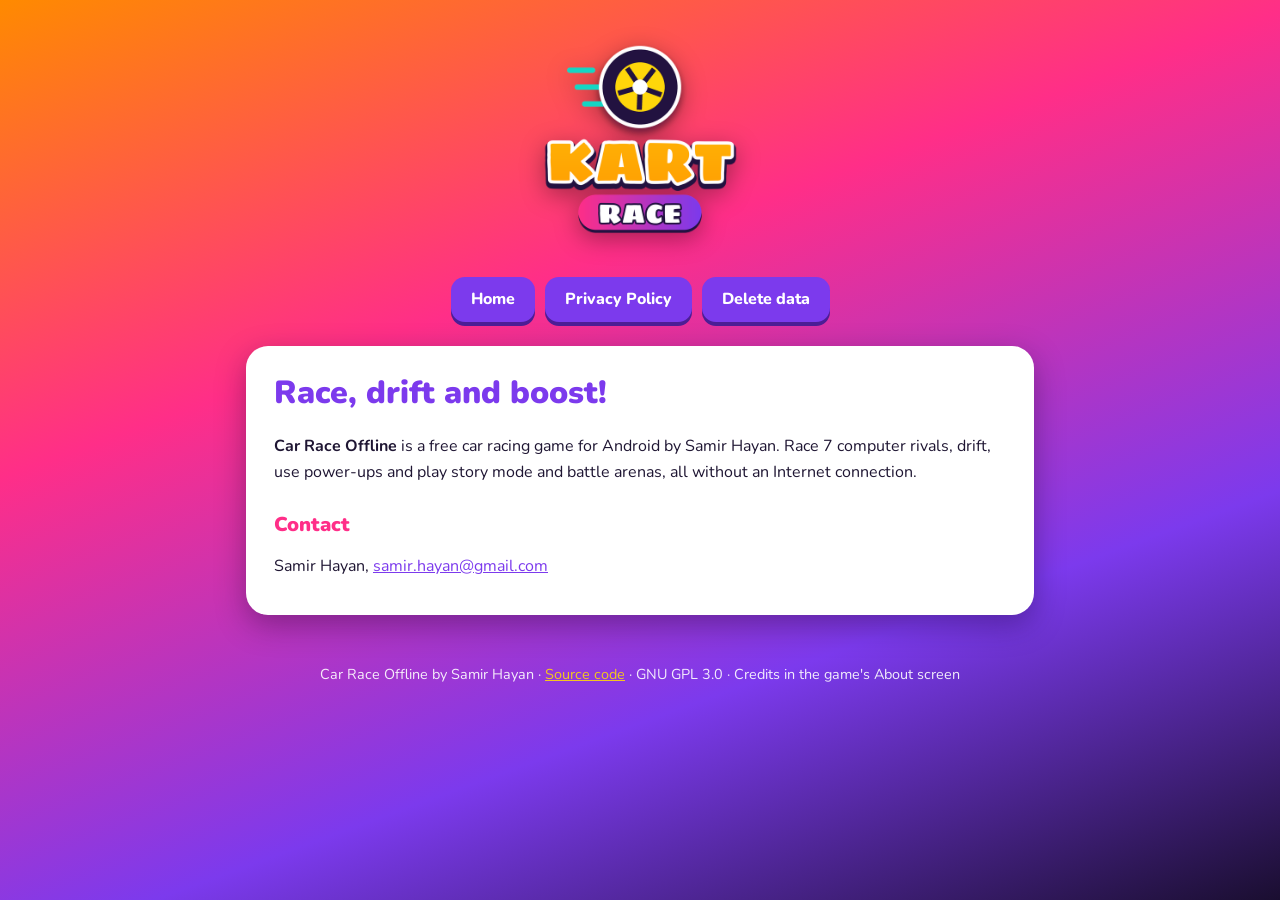
<file: docs/index.html>
<!DOCTYPE html>
<html lang="en">
<head>
  <meta charset="utf-8">
  <meta name="viewport" content="width=device-width, initial-scale=1">
  <title>Car Race Offline by Samir Hayan</title>
  <meta name="description" content="Car Race Offline: a free, colorful offline car racing game for Android by Samir Hayan.">
  <link rel="icon" href="icon.png">
  <link rel="stylesheet" href="https://fonts.googleapis.com/css2?family=Nunito:wght@400;800;900&display=swap">
  <link rel="stylesheet" href="style.css">
</head>
<body>
<header>
  <img class="logo" src="logo.png" alt="Car Race Offline">
</header>
<nav>
  <a href="index.html">Home</a>
  <a href="privacy.html">Privacy Policy</a>
  <a href="delete-account.html">Delete data</a>
</nav>
<main>
<div class="card">
  <h1>Race, drift and boost!</h1>
  <p><strong>Car Race Offline</strong> is a free car racing game for Android
  by Samir Hayan. Race 7 computer rivals, drift, use power-ups and play story
  mode and battle arenas, all without an Internet connection.</p>

  <h2>Contact</h2>
  <p>Samir Hayan, <a href="mailto:samir.hayan@gmail.com">samir.hayan@gmail.com</a></p>
</div>
</main>
<footer>
  Car Race Offline by Samir Hayan ·
  <a href="https://github.com/SamirAhmedSaad/kart">Source code</a> ·
  GNU GPL 3.0 · Credits in the game's About screen
</footer>
</body>
</html>
</file>
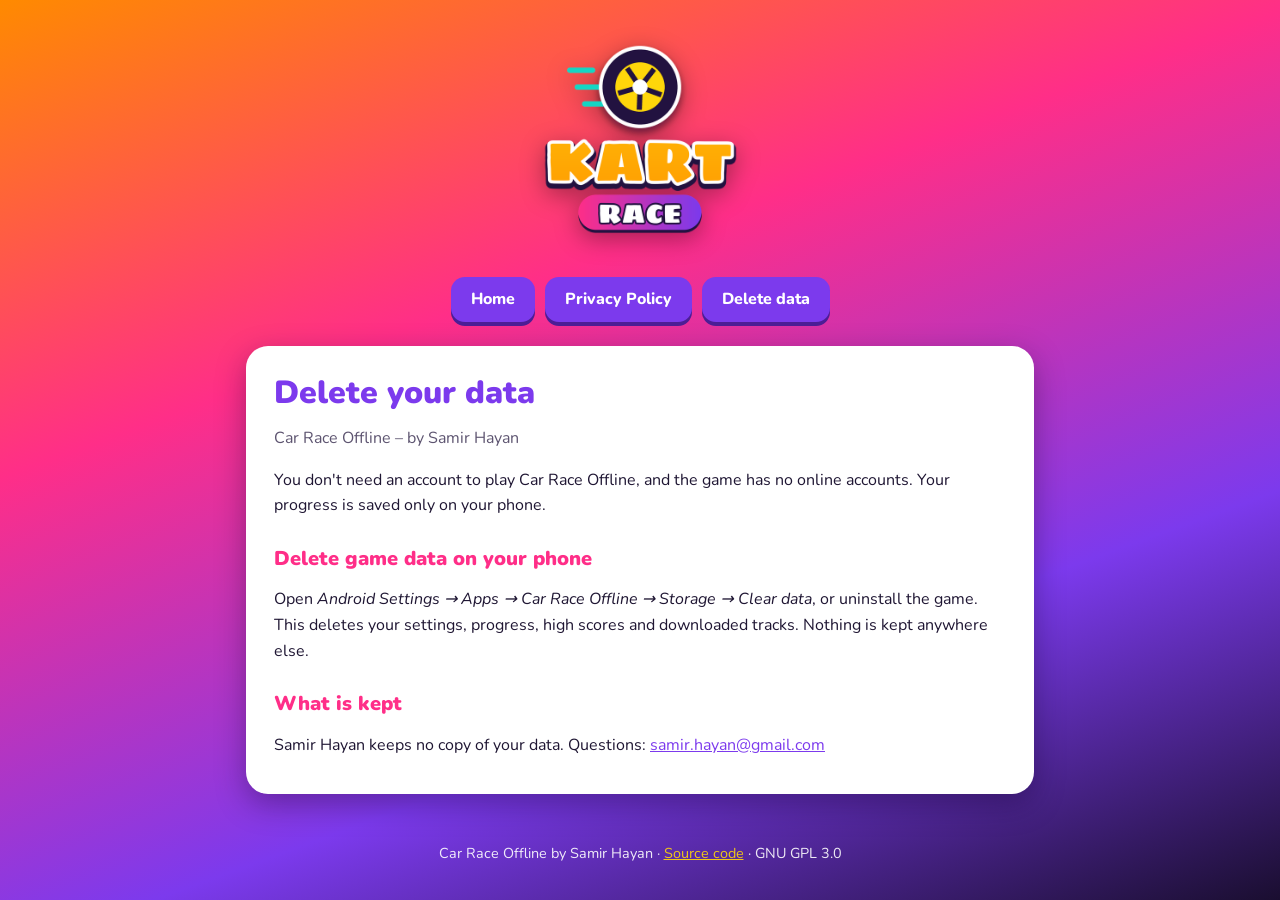
<file: docs/delete-account.html>
<!DOCTYPE html>
<html lang="en">
<head>
  <meta charset="utf-8">
  <meta name="viewport" content="width=device-width, initial-scale=1">
  <title>Delete Your Data – Car Race Offline by Samir Hayan</title>
  <link rel="icon" href="icon.png">
  <link rel="stylesheet" href="https://fonts.googleapis.com/css2?family=Nunito:wght@400;800;900&display=swap">
  <link rel="stylesheet" href="style.css">
</head>
<body>
<header>
  <a href="index.html"><img class="logo" src="logo.png" alt="Car Race Offline"></a>
</header>
<nav>
  <a href="index.html">Home</a>
  <a href="privacy.html">Privacy Policy</a>
  <a href="delete-account.html">Delete data</a>
</nav>
<main>
<div class="card">
  <h1>Delete your data</h1>
  <p class="meta">Car Race Offline – by Samir Hayan</p>

  <p>You don't need an account to play Car Race Offline, and the game has no
  online accounts. Your progress is saved only on your phone.</p>

  <h2>Delete game data on your phone</h2>
  <p>Open <em>Android Settings &rarr; Apps &rarr; Car Race Offline &rarr;
  Storage &rarr; Clear data</em>, or uninstall the game. This deletes your
  settings, progress, high scores and downloaded tracks. Nothing is kept
  anywhere else.</p>

  <h2>What is kept</h2>
  <p>Samir Hayan keeps no copy of your data. Questions:
  <a href="mailto:samir.hayan@gmail.com">samir.hayan@gmail.com</a></p>
</div>
</main>
<footer>
  Car Race Offline by Samir Hayan ·
  <a href="https://github.com/SamirAhmedSaad/kart">Source code</a> ·
  GNU GPL 3.0
</footer>
</body>
</html>
</file>
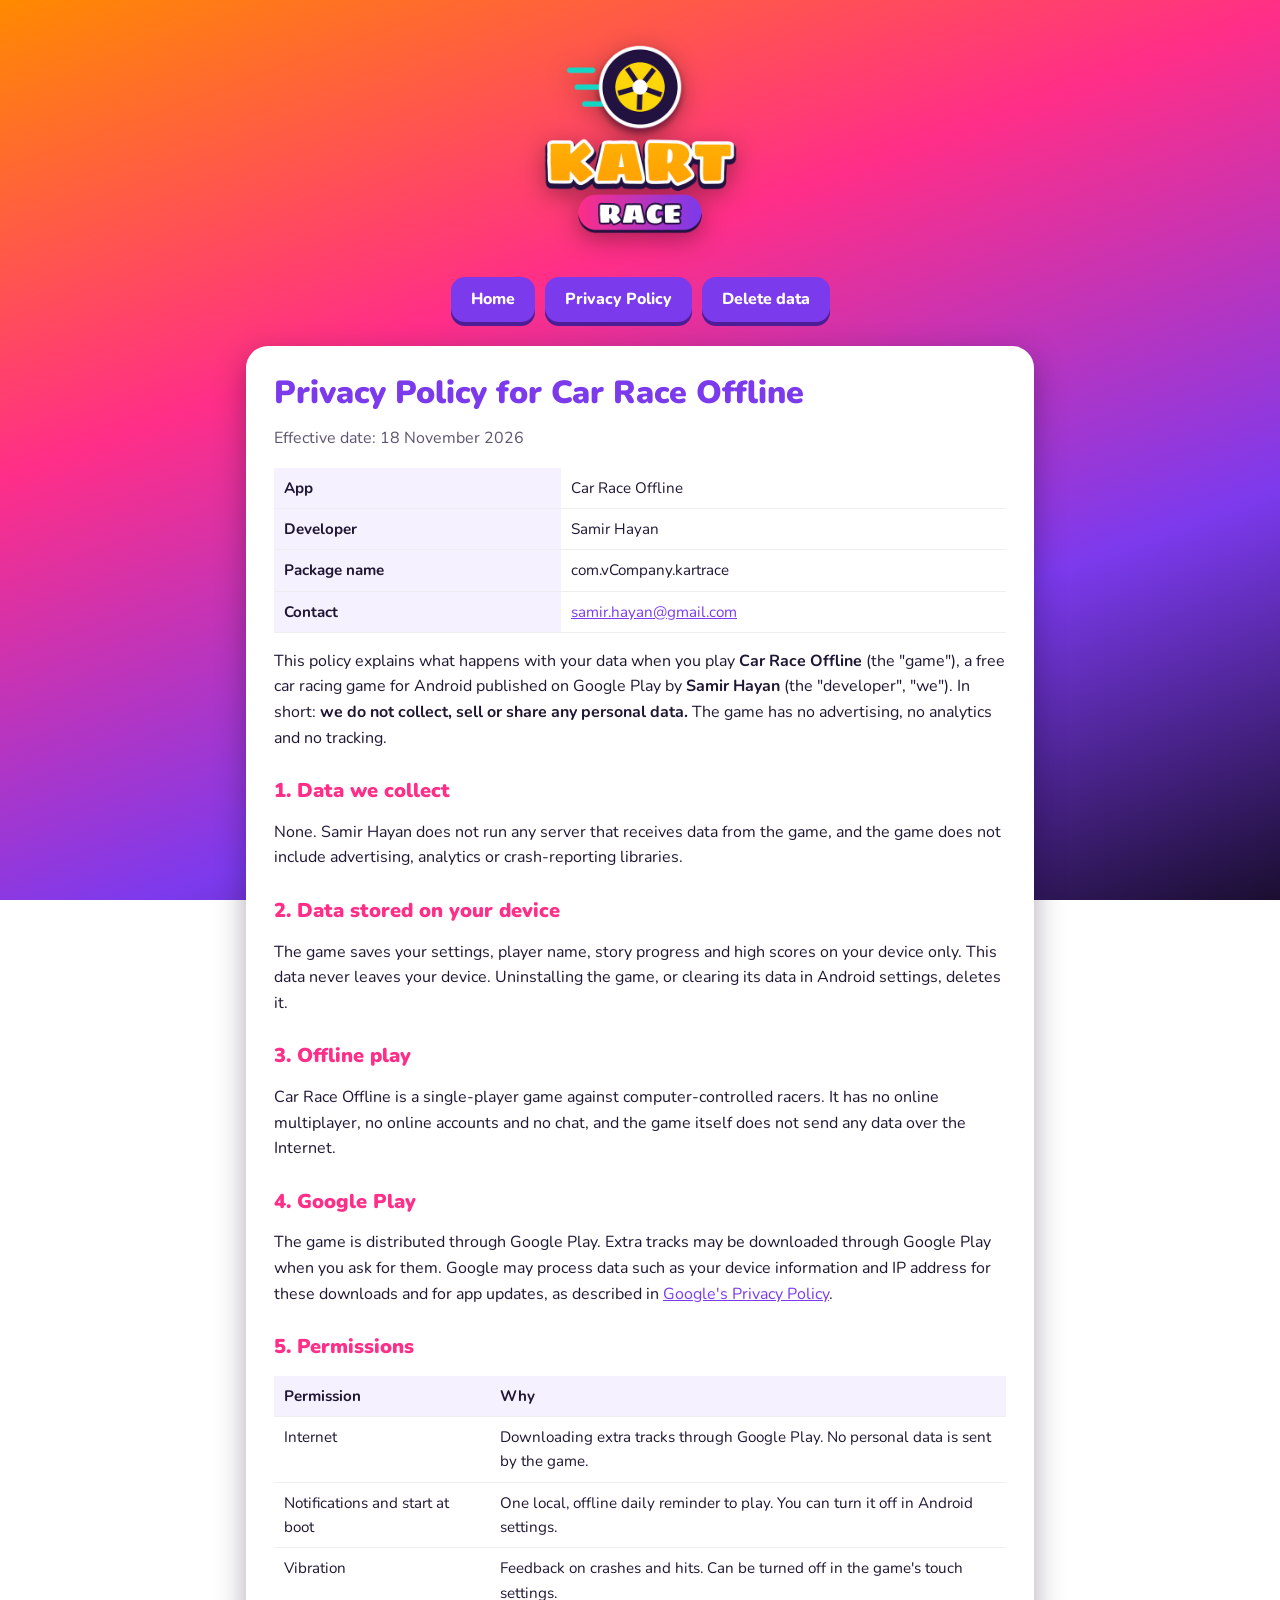
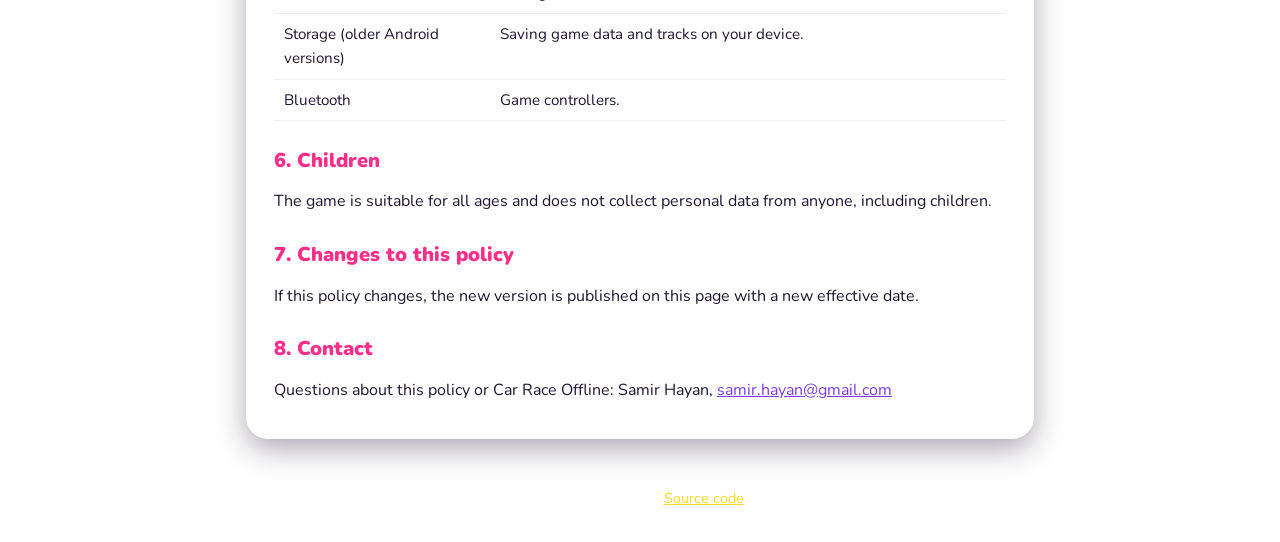
<file: docs/privacy.html>
<!DOCTYPE html>
<html lang="en">
<head>
  <meta charset="utf-8">
  <meta name="viewport" content="width=device-width, initial-scale=1">
  <title>Privacy Policy – Car Race Offline by Samir Hayan</title>
  <link rel="icon" href="icon.png">
  <link rel="stylesheet" href="https://fonts.googleapis.com/css2?family=Nunito:wght@400;800;900&display=swap">
  <link rel="stylesheet" href="style.css">
</head>
<body>
<header>
  <a href="index.html"><img class="logo" src="logo.png" alt="Car Race Offline"></a>
</header>
<nav>
  <a href="index.html">Home</a>
  <a href="privacy.html">Privacy Policy</a>
  <a href="delete-account.html">Delete data</a>
</nav>
<main>
<div class="card">
  <h1>Privacy Policy for Car Race Offline</h1>
  <p class="meta">Effective date: 18 November 2026</p>

  <table>
    <tr><th>App</th><td>Car Race Offline</td></tr>
    <tr><th>Developer</th><td>Samir Hayan</td></tr>
    <tr><th>Package name</th><td>com.vCompany.kartrace</td></tr>
    <tr><th>Contact</th><td><a href="mailto:samir.hayan@gmail.com">samir.hayan@gmail.com</a></td></tr>
  </table>

  <p>This policy explains what happens with your data when you play
  <strong>Car Race Offline</strong> (the "game"), a free car racing game for
  Android published on Google Play by <strong>Samir Hayan</strong> (the
  "developer", "we"). In short: <strong>we do not collect, sell or share any
  personal data.</strong> The game has no advertising, no analytics and no
  tracking.</p>

  <h2>1. Data we collect</h2>
  <p>None. Samir Hayan does not run any server that receives data from the
  game, and the game does not include advertising, analytics or
  crash-reporting libraries.</p>

  <h2>2. Data stored on your device</h2>
  <p>The game saves your settings, player name, story progress and high scores
  on your device only. This data never leaves your device. Uninstalling the
  game, or clearing its data in Android settings, deletes it.</p>

  <h2>3. Offline play</h2>
  <p>Car Race Offline is a single-player game against computer-controlled
  racers. It has no online multiplayer, no online accounts and no chat, and the
  game itself does not send any data over the Internet.</p>

  <h2>4. Google Play</h2>
  <p>The game is distributed through Google Play. Extra tracks may be
  downloaded through Google Play when you ask for them. Google may process data
  such as your device information and IP address for these downloads and for
  app updates, as described in
  <a href="https://policies.google.com/privacy">Google's Privacy Policy</a>.</p>

  <h2>5. Permissions</h2>
  <table>
    <tr><th>Permission</th><th>Why</th></tr>
    <tr><td>Internet</td><td>Downloading extra tracks through Google Play.
      No personal data is sent by the game.</td></tr>
    <tr><td>Notifications and start at boot</td><td>One local, offline daily
      reminder to play. You can turn it off in Android settings.</td></tr>
    <tr><td>Vibration</td><td>Feedback on crashes and hits. Can be turned off in
      the game's touch settings.</td></tr>
    <tr><td>Storage (older Android versions)</td><td>Saving game data and
      tracks on your device.</td></tr>
    <tr><td>Bluetooth</td><td>Game controllers.</td></tr>
  </table>

  <h2>6. Children</h2>
  <p>The game is suitable for all ages and does not collect personal data from
  anyone, including children.</p>

  <h2>7. Changes to this policy</h2>
  <p>If this policy changes, the new version is published on this page with a
  new effective date.</p>

  <h2>8. Contact</h2>
  <p>Questions about this policy or Car Race Offline: Samir Hayan,
  <a href="mailto:samir.hayan@gmail.com">samir.hayan@gmail.com</a></p>
</div>
</main>
<footer>
  Car Race Offline by Samir Hayan ·
  <a href="https://github.com/SamirAhmedSaad/kart">Source code</a> ·
  GNU GPL 3.0
</footer>
</body>
</html>
</file>
<file: docs/style.css>
:root {
  --bg: #2a1550;
  --bg-deep: #1a0e30;
  --card: #ffffff;
  --text: #1f1633;
  --muted: #5d5470;
  --purple: #7c3aed;
  --pink: #ff2e88;
  --orange: #ff8a00;
  --yellow: #ffd60a;
}

* { box-sizing: border-box; }

body {
  margin: 0;
  font-family: "Nunito", system-ui, -apple-system, "Segoe UI", Roboto, sans-serif;
  color: var(--text);
  background: linear-gradient(160deg, var(--orange) 0%, var(--pink) 35%, var(--purple) 70%, var(--bg-deep) 100%) fixed;
  min-height: 100vh;
  line-height: 1.6;
}

header {
  text-align: center;
  padding: 32px 16px 8px;
}

header img.logo { width: 220px; max-width: 60vw; filter: drop-shadow(0 6px 12px rgba(0,0,0,.35)); }

nav {
  display: flex;
  flex-wrap: wrap;
  gap: 10px;
  justify-content: center;
  padding: 8px 16px 24px;
}

.pill, nav a {
  display: inline-block;
  padding: 10px 20px;
  border-radius: 14px;
  background: var(--purple);
  color: #fff;
  font-weight: 800;
  text-decoration: none;
  box-shadow: 0 4px 0 #4c1d95;
}
nav a:hover, .pill:hover { background: var(--pink); box-shadow: 0 4px 0 #9d174d; }

main {
  max-width: 820px;
  margin: 0 auto 48px;
  padding: 0 16px;
}

.card {
  background: var(--card);
  border-radius: 22px;
  padding: 28px 28px 20px;
  box-shadow: 0 10px 30px rgba(20, 0, 40, .35);
  margin-bottom: 20px;
}

h1, h2 { font-weight: 900; line-height: 1.2; }
h1 { margin-top: 0; color: var(--purple); }
h2 { margin-top: 28px; color: var(--pink); font-size: 1.25rem; }
p.meta { color: var(--muted); margin-top: -8px; }
a { color: var(--purple); }
table { width: 100%; border-collapse: collapse; margin: 12px 0; font-size: .95rem; }
th, td { text-align: left; padding: 8px 10px; border-bottom: 1px solid #eee; vertical-align: top; }
th { background: #f6f1ff; }

footer {
  text-align: center;
  color: #fff;
  padding: 0 16px 32px;
  font-size: .9rem;
  opacity: .9;
}
footer a { color: var(--yellow); }

@media (max-width: 520px) {
  .card { padding: 20px 16px 12px; border-radius: 18px; }
  th, td { padding: 6px; }
}
</file>
